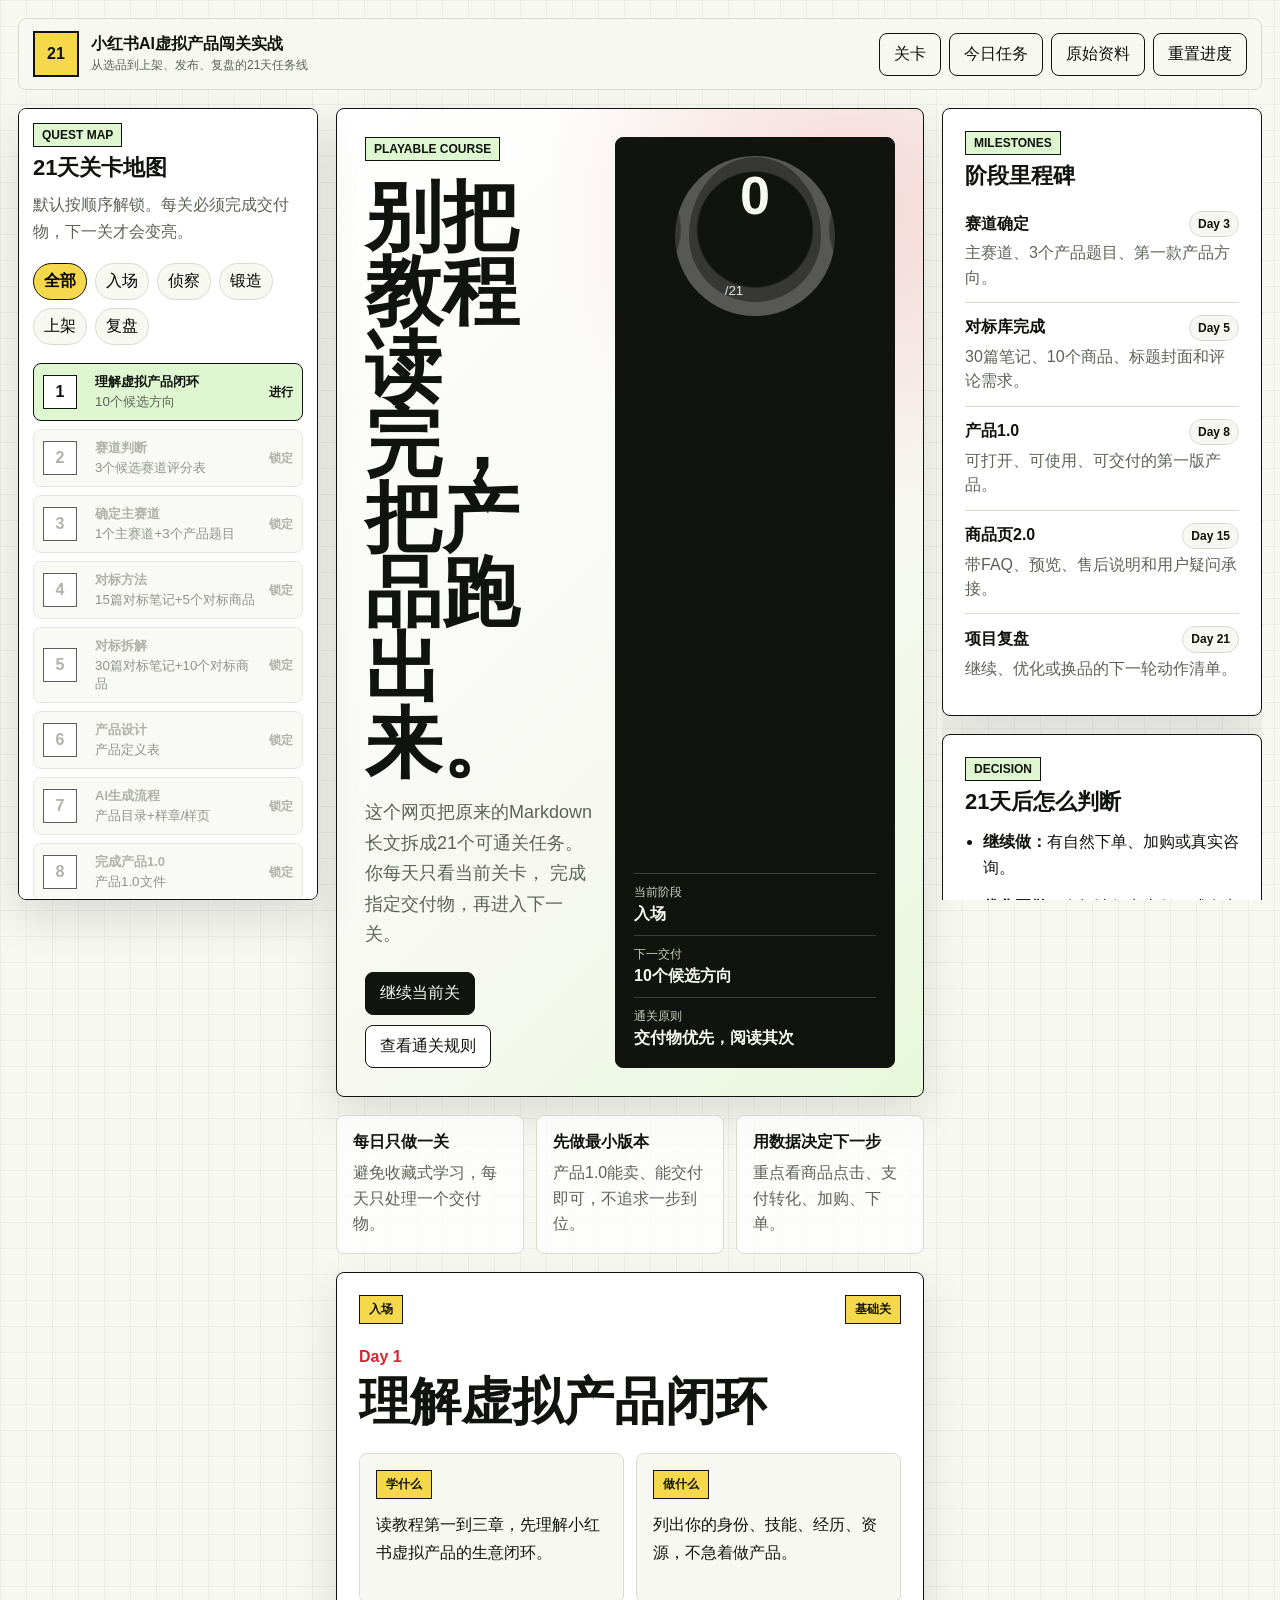
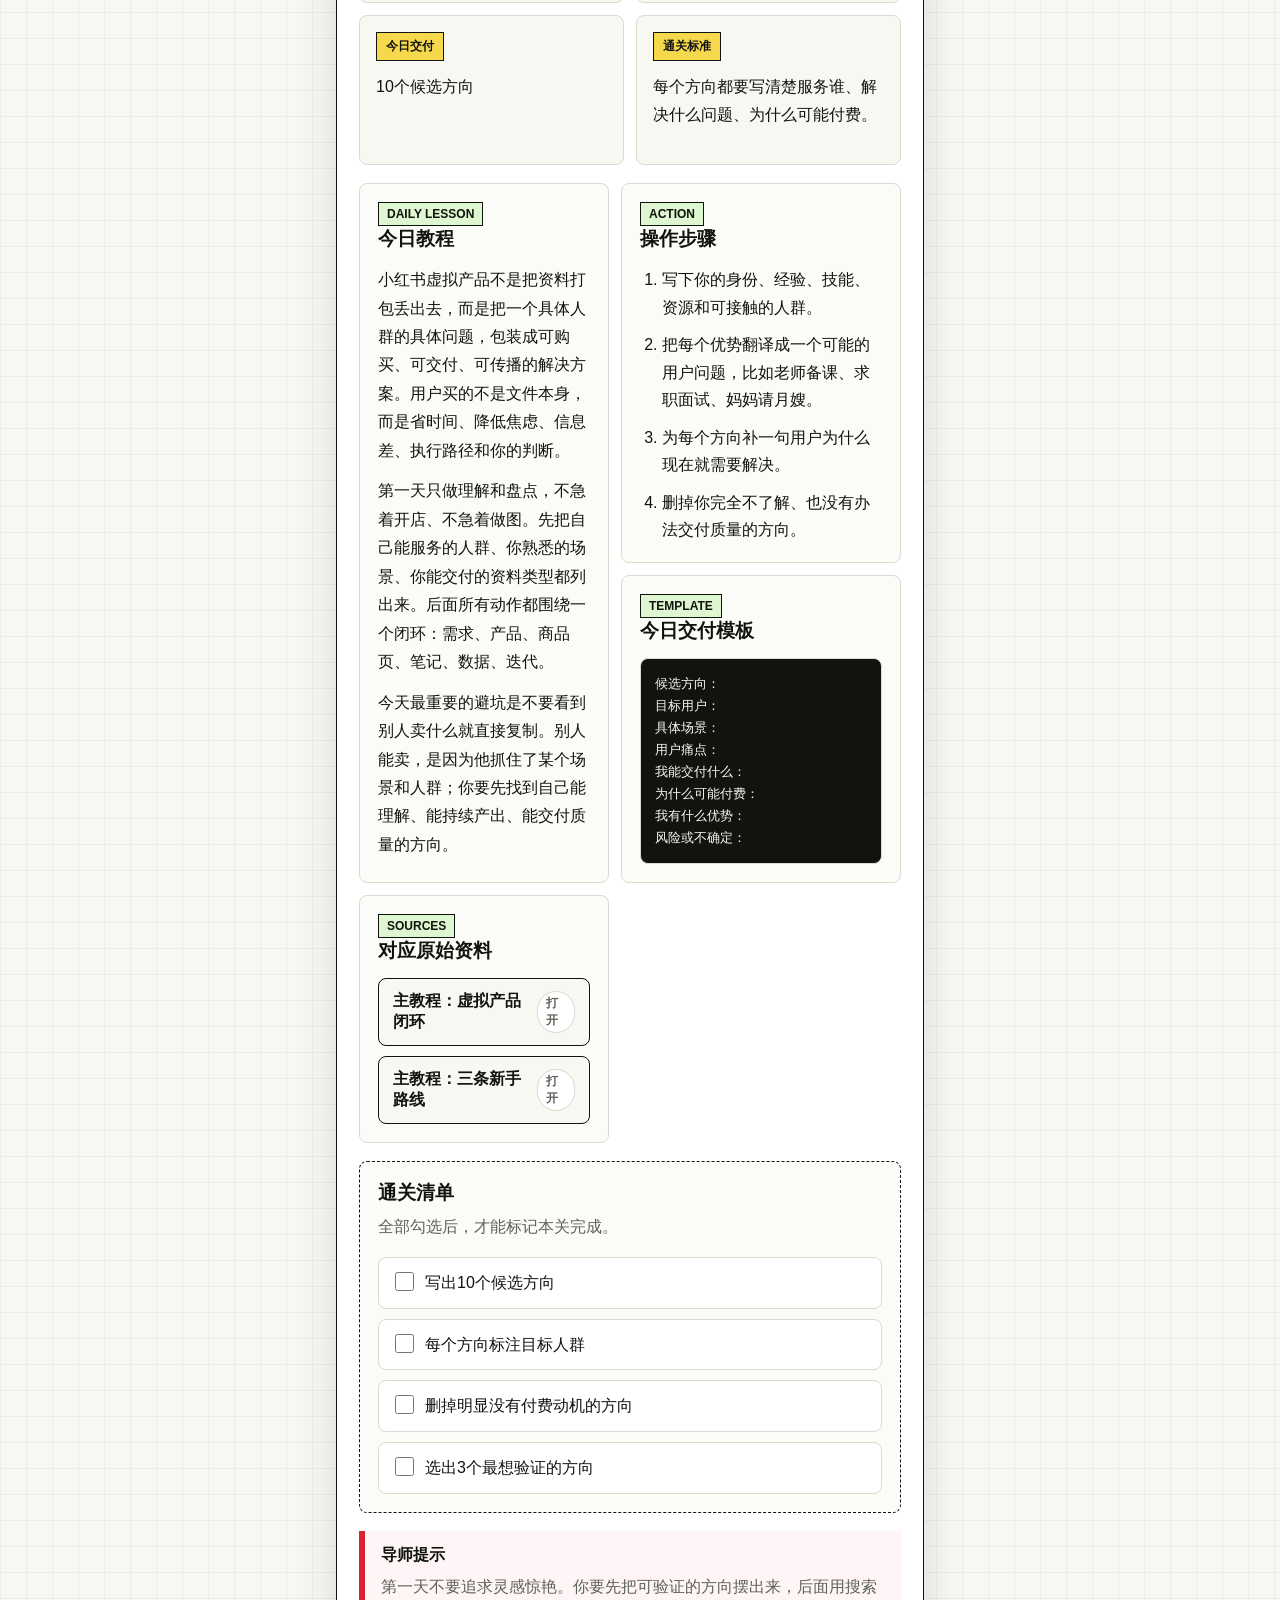
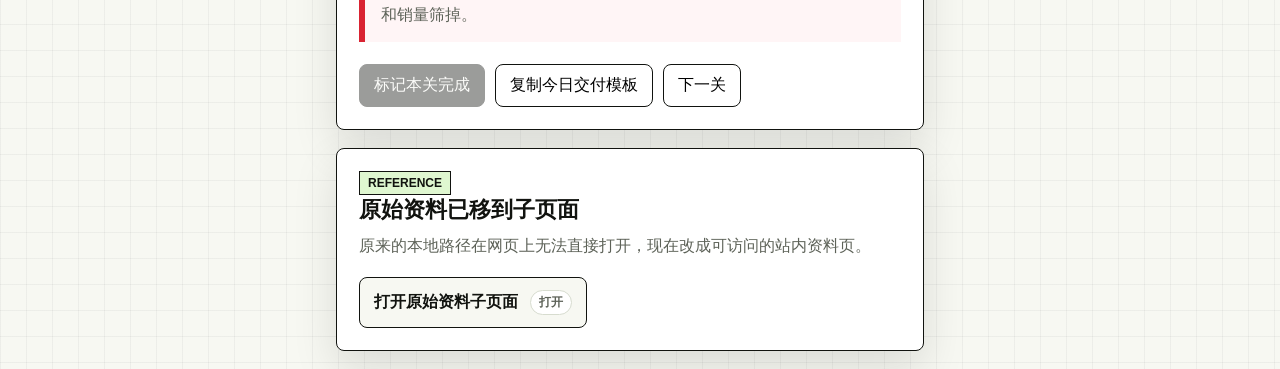
<file: docs/index.html>
<!doctype html>
<html lang="zh-CN">
  <head>
    <meta charset="utf-8" />
    <meta name="viewport" content="width=device-width, initial-scale=1" />
    <title>小红书AI虚拟产品21天闯关实战</title>
    <meta
      name="description"
      content="把小红书AI虚拟产品21天教程改造成手机和电脑友好的闯关式实战网页。"
    />
    <link rel="stylesheet" href="assets/quest.css?v=20260709-lessons" />
  </head>
  <body>
    <div class="site-shell">
      <header class="topbar" id="top">
        <a class="brand" href="#top" aria-label="返回顶部">
          <span class="brand-mark">21</span>
          <span>
            <strong>小红书AI虚拟产品闯关实战</strong>
            <small>从选品到上架、发布、复盘的21天任务线</small>
          </span>
        </a>
        <nav class="top-actions" aria-label="页面导航">
          <a href="#map">关卡</a>
          <a href="#current">今日任务</a>
          <a href="materials.html">原始资料</a>
          <button class="ghost-button" id="resetProgress" type="button">重置进度</button>
        </nav>
      </header>

      <main class="page-grid">
        <aside class="mission-map" id="map" aria-label="21天关卡地图">
          <div class="map-heading">
            <span class="eyebrow">Quest Map</span>
            <h2>21天关卡地图</h2>
            <p>默认按顺序解锁。每关必须完成交付物，下一关才会变亮。</p>
          </div>
          <div class="stage-tabs" id="stageTabs" role="tablist" aria-label="阶段筛选"></div>
          <div class="level-list" id="levelList"></div>
        </aside>

        <section class="main-column">
          <section class="hero-panel" aria-labelledby="heroTitle">
            <div class="hero-copy">
              <span class="eyebrow">Playable Course</span>
              <h1 id="heroTitle">别把教程读完，把产品跑出来。</h1>
              <p>
                这个网页把原来的Markdown长文拆成21个可通关任务。你每天只看当前关卡，
                完成指定交付物，再进入下一关。
              </p>
              <div class="hero-actions">
                <button class="primary-button" id="continueButton" type="button">继续当前关</button>
                <a class="secondary-button" href="#rules">查看通关规则</a>
              </div>
            </div>
            <div class="scoreboard" aria-label="学习进度">
              <div class="progress-ring" id="progressRing">
                <span id="progressNumber">0</span>
                <small>/21</small>
              </div>
              <dl>
                <div>
                  <dt>当前阶段</dt>
                  <dd id="currentStage">入场</dd>
                </div>
                <div>
                  <dt>下一交付</dt>
                  <dd id="nextDeliverable">10个候选方向</dd>
                </div>
                <div>
                  <dt>通关原则</dt>
                  <dd>交付物优先，阅读其次</dd>
                </div>
              </dl>
            </div>
          </section>

          <section class="rules-strip" id="rules" aria-label="通关规则">
            <article>
              <strong>每日只做一关</strong>
              <span>避免收藏式学习，每天只处理一个交付物。</span>
            </article>
            <article>
              <strong>先做最小版本</strong>
              <span>产品1.0能卖、能交付即可，不追求一步到位。</span>
            </article>
            <article>
              <strong>用数据决定下一步</strong>
              <span>重点看商品点击、支付转化、加购、下单。</span>
            </article>
          </section>

          <section class="level-panel" id="current" aria-live="polite">
            <div class="level-kicker">
              <span id="levelStage">入场</span>
              <span id="levelDifficulty">基础关</span>
            </div>
            <div class="level-title-row">
              <div>
                <p class="level-number" id="levelNumber">Day 1</p>
                <h2 id="levelTitle">理解虚拟产品闭环</h2>
              </div>
              <span class="boss-badge" id="bossBadge" hidden>Boss关</span>
            </div>

            <div class="task-grid">
              <article>
                <span class="task-label">学什么</span>
                <p id="levelLearn"></p>
              </article>
              <article>
                <span class="task-label">做什么</span>
                <p id="levelDo"></p>
              </article>
              <article>
                <span class="task-label">今日交付</span>
                <p id="levelDeliverable"></p>
              </article>
              <article>
                <span class="task-label">通关标准</span>
                <p id="levelPass"></p>
              </article>
            </div>

            <div class="lesson-stack">
              <article class="lesson-card lesson-card-wide">
                <div class="panel-heading">
                  <span class="eyebrow">Daily Lesson</span>
                  <h3>今日教程</h3>
                </div>
                <div class="lesson-body" id="lessonBody"></div>
              </article>
              <article class="lesson-card">
                <div class="panel-heading">
                  <span class="eyebrow">Action</span>
                  <h3>操作步骤</h3>
                </div>
                <ol class="step-list" id="lessonSteps"></ol>
              </article>
              <article class="lesson-card template-card">
                <div class="panel-heading">
                  <span class="eyebrow">Template</span>
                  <h3>今日交付模板</h3>
                </div>
                <pre id="lessonTemplate"></pre>
              </article>
              <article class="lesson-card source-card">
                <div class="panel-heading">
                  <span class="eyebrow">Sources</span>
                  <h3>对应原始资料</h3>
                </div>
                <div class="source-links" id="levelSources"></div>
              </article>
            </div>

            <div class="check-panel">
              <div class="panel-heading">
                <h3>通关清单</h3>
                <p>全部勾选后，才能标记本关完成。</p>
              </div>
              <div class="checklist" id="checklist"></div>
            </div>

            <div class="mentor-note">
              <strong>导师提示</strong>
              <p id="mentorTip"></p>
            </div>

            <div class="level-actions">
              <button class="primary-button" id="completeButton" type="button">标记本关完成</button>
              <button class="secondary-button" id="copyTemplate" type="button">复制今日交付模板</button>
              <button class="ghost-button" id="nextButton" type="button">下一关</button>
            </div>
          </section>

          <section class="archive-panel" id="archive">
            <div class="panel-heading">
              <span class="eyebrow">Reference</span>
              <h2>原始资料已移到子页面</h2>
              <p>原来的本地路径在网页上无法直接打开，现在改成可访问的站内资料页。</p>
            </div>
            <a class="material-cta" href="materials.html">打开原始资料子页面</a>
          </section>
        </section>

        <aside class="right-rail" aria-label="执行看板">
          <section class="rail-block">
            <span class="eyebrow">Milestones</span>
            <h2>阶段里程碑</h2>
            <div id="milestones"></div>
          </section>
          <section class="rail-block">
            <span class="eyebrow">Decision</span>
            <h2>21天后怎么判断</h2>
            <ul class="decision-list">
              <li><strong>继续做：</strong>有自然下单、加购或真实咨询。</li>
              <li><strong>优化再做：</strong>有阅读但点击低，或有点击但转化低。</li>
              <li><strong>考虑换品：</strong>30篇仍没有有效商品访问，且同行也没销量。</li>
            </ul>
          </section>
        </aside>
      </main>
    </div>

    <nav class="mobile-nav" aria-label="手机底部导航">
      <a href="#map">关卡</a>
      <a href="#current">任务</a>
      <a href="materials.html">资料</a>
      <a href="#top">顶部</a>
    </nav>

    <script src="assets/quest.js?v=20260709-lessons" defer></script>
  </body>
</html>
</file>
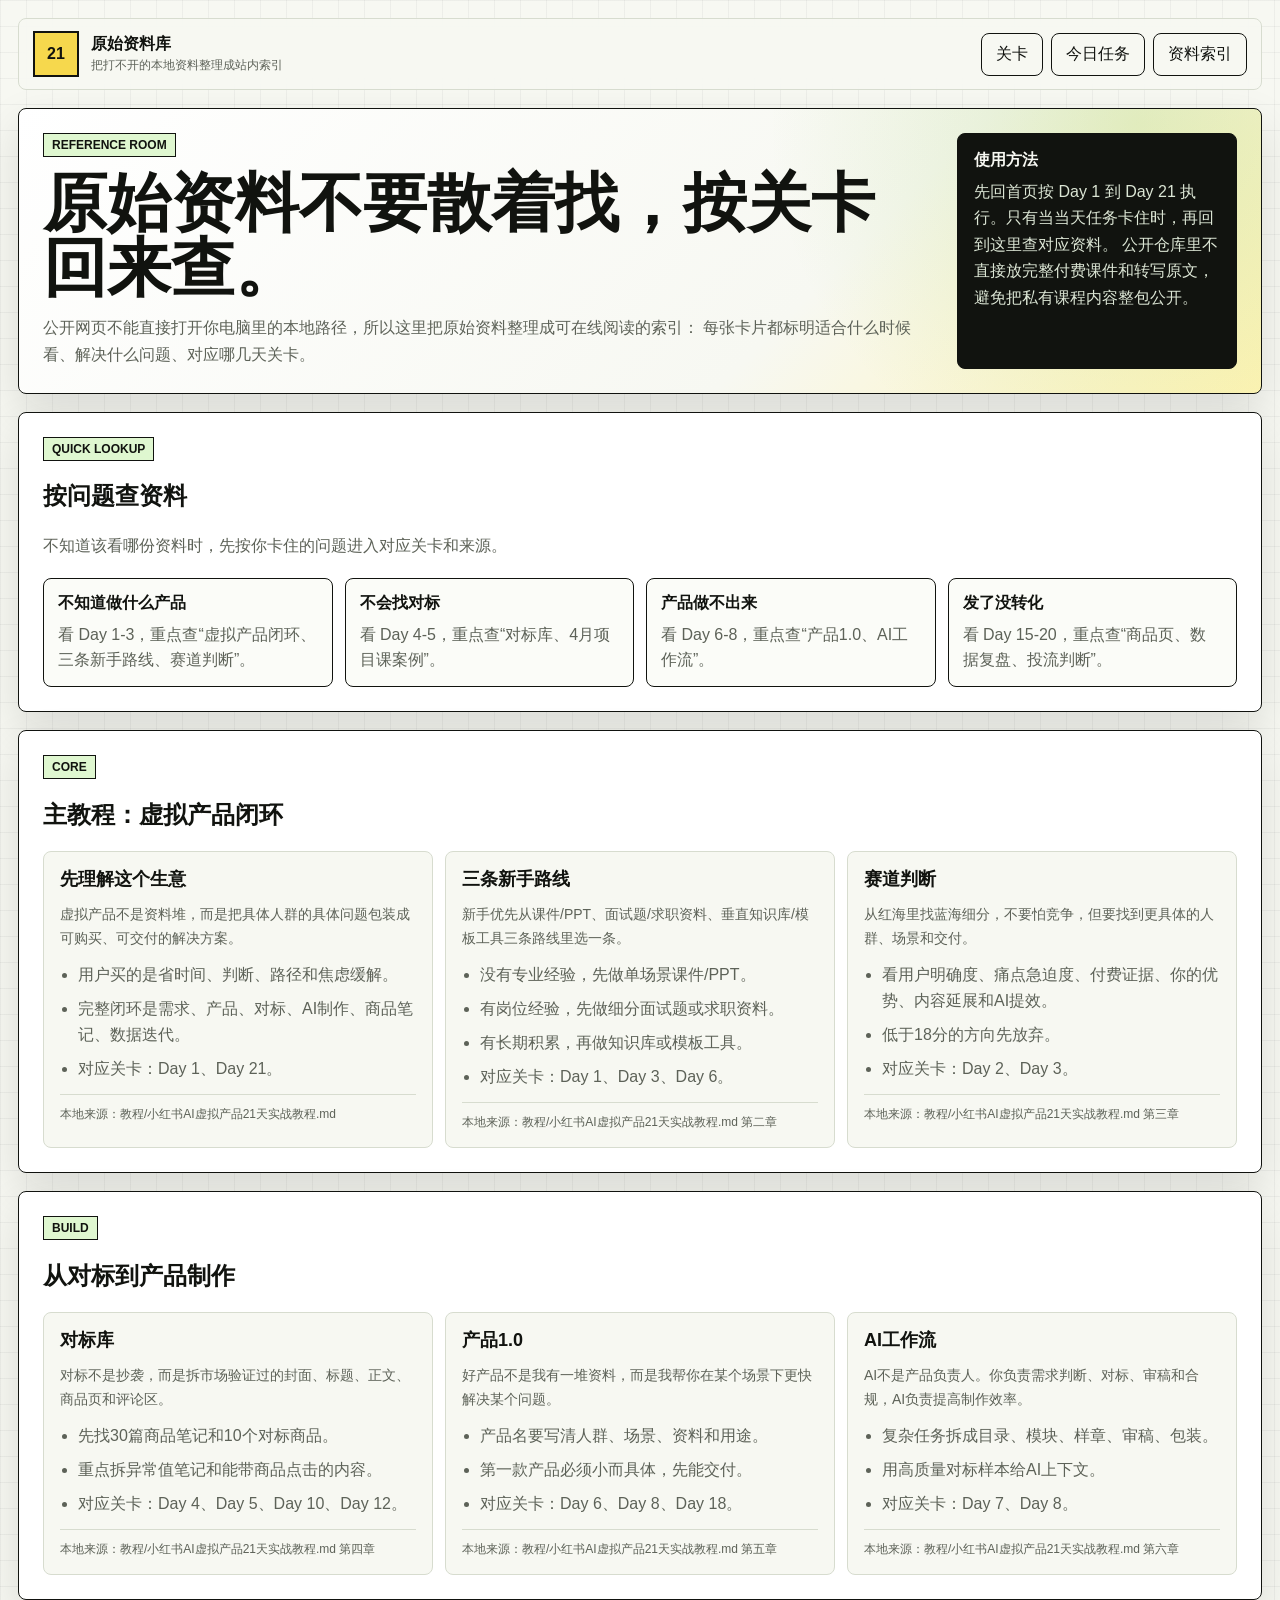
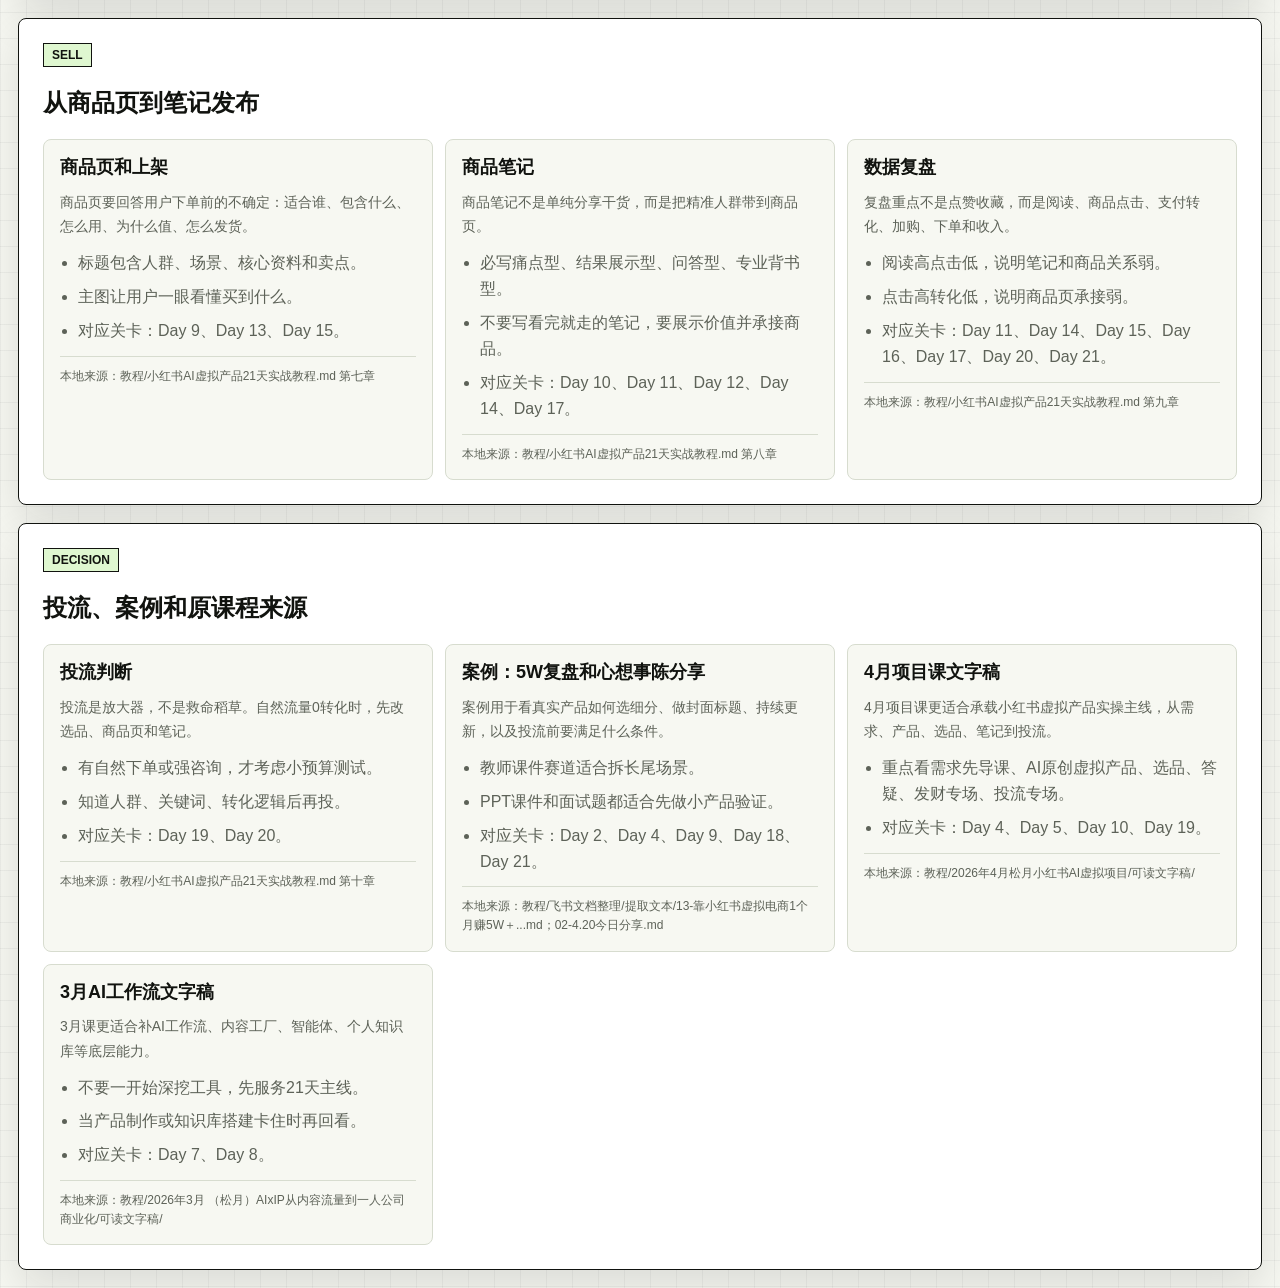
<file: docs/materials.html>
<!doctype html>
<html lang="zh-CN">
  <head>
    <meta charset="utf-8" />
    <meta name="viewport" content="width=device-width, initial-scale=1" />
    <title>原始资料库 | 小红书AI虚拟产品21天闯关实战</title>
    <meta
      name="description"
      content="小红书AI虚拟产品21天闯关实战的原始资料索引、核心内容和对应学习关卡。"
    />
    <link rel="stylesheet" href="assets/quest.css?v=20260709-lessons" />
  </head>
  <body>
    <div class="site-shell">
      <header class="topbar" id="top">
        <a class="brand" href="index.html" aria-label="返回课程首页">
          <span class="brand-mark">21</span>
          <span>
            <strong>原始资料库</strong>
            <small>把打不开的本地资料整理成站内索引</small>
          </span>
        </a>
        <nav class="top-actions" aria-label="页面导航">
          <a href="index.html#map">关卡</a>
          <a href="index.html#current">今日任务</a>
          <a href="#source-core">资料索引</a>
        </nav>
      </header>

      <main class="materials-page">
        <section class="materials-hero">
          <div>
            <span class="eyebrow">Reference Room</span>
            <h1>原始资料不要散着找，按关卡回来查。</h1>
            <p>
              公开网页不能直接打开你电脑里的本地路径，所以这里把原始资料整理成可在线阅读的索引：
              每张卡片都标明适合什么时候看、解决什么问题、对应哪几天关卡。
            </p>
          </div>
          <aside class="materials-note">
            <strong>使用方法</strong>
            <span>
              先回首页按 Day 1 到 Day 21 执行。只有当当天任务卡住时，再回到这里查对应资料。
              公开仓库里不直接放完整付费课件和转写原文，避免把私有课程内容整包公开。
            </span>
          </aside>
        </section>

        <section class="material-section">
          <span class="eyebrow">Quick Lookup</span>
          <h2>按问题查资料</h2>
          <p>不知道该看哪份资料时，先按你卡住的问题进入对应关卡和来源。</p>
          <div class="lookup-grid">
            <a class="lookup-card" href="index.html#current">
              <strong>不知道做什么产品</strong>
              <span>看 Day 1-3，重点查“虚拟产品闭环、三条新手路线、赛道判断”。</span>
            </a>
            <a class="lookup-card" href="index.html#current">
              <strong>不会找对标</strong>
              <span>看 Day 4-5，重点查“对标库、4月项目课案例”。</span>
            </a>
            <a class="lookup-card" href="index.html#current">
              <strong>产品做不出来</strong>
              <span>看 Day 6-8，重点查“产品1.0、AI工作流”。</span>
            </a>
            <a class="lookup-card" href="index.html#current">
              <strong>发了没转化</strong>
              <span>看 Day 15-20，重点查“商品页、数据复盘、投流判断”。</span>
            </a>
          </div>
        </section>

        <section class="material-section" id="source-core">
          <span class="eyebrow">Core</span>
          <h2>主教程：虚拟产品闭环</h2>
          <div class="material-grid">
            <article class="material-card">
              <h3>先理解这个生意</h3>
              <p>虚拟产品不是资料堆，而是把具体人群的具体问题包装成可购买、可交付的解决方案。</p>
              <ul>
                <li>用户买的是省时间、判断、路径和焦虑缓解。</li>
                <li>完整闭环是需求、产品、对标、AI制作、商品笔记、数据迭代。</li>
                <li>对应关卡：Day 1、Day 21。</li>
              </ul>
              <span class="material-path">本地来源：教程/小红书AI虚拟产品21天实战教程.md</span>
            </article>
            <article class="material-card" id="source-routes">
              <h3>三条新手路线</h3>
              <p>新手优先从课件/PPT、面试题/求职资料、垂直知识库/模板工具三条路线里选一条。</p>
              <ul>
                <li>没有专业经验，先做单场景课件/PPT。</li>
                <li>有岗位经验，先做细分面试题或求职资料。</li>
                <li>有长期积累，再做知识库或模板工具。</li>
                <li>对应关卡：Day 1、Day 3、Day 6。</li>
              </ul>
              <span class="material-path">本地来源：教程/小红书AI虚拟产品21天实战教程.md 第二章</span>
            </article>
            <article class="material-card" id="source-lane">
              <h3>赛道判断</h3>
              <p>从红海里找蓝海细分，不要怕竞争，但要找到更具体的人群、场景和交付。</p>
              <ul>
                <li>看用户明确度、痛点急迫度、付费证据、你的优势、内容延展和AI提效。</li>
                <li>低于18分的方向先放弃。</li>
                <li>对应关卡：Day 2、Day 3。</li>
              </ul>
              <span class="material-path">本地来源：教程/小红书AI虚拟产品21天实战教程.md 第三章</span>
            </article>
          </div>
        </section>

        <section class="material-section">
          <span class="eyebrow">Build</span>
          <h2>从对标到产品制作</h2>
          <div class="material-grid">
            <article class="material-card" id="source-benchmark">
              <h3>对标库</h3>
              <p>对标不是抄袭，而是拆市场验证过的封面、标题、正文、商品页和评论区。</p>
              <ul>
                <li>先找30篇商品笔记和10个对标商品。</li>
                <li>重点拆异常值笔记和能带商品点击的内容。</li>
                <li>对应关卡：Day 4、Day 5、Day 10、Day 12。</li>
              </ul>
              <span class="material-path">本地来源：教程/小红书AI虚拟产品21天实战教程.md 第四章</span>
            </article>
            <article class="material-card" id="source-product">
              <h3>产品1.0</h3>
              <p>好产品不是我有一堆资料，而是我帮你在某个场景下更快解决某个问题。</p>
              <ul>
                <li>产品名要写清人群、场景、资料和用途。</li>
                <li>第一款产品必须小而具体，先能交付。</li>
                <li>对应关卡：Day 6、Day 8、Day 18。</li>
              </ul>
              <span class="material-path">本地来源：教程/小红书AI虚拟产品21天实战教程.md 第五章</span>
            </article>
            <article class="material-card" id="source-ai">
              <h3>AI工作流</h3>
              <p>AI不是产品负责人。你负责需求判断、对标、审稿和合规，AI负责提高制作效率。</p>
              <ul>
                <li>复杂任务拆成目录、模块、样章、审稿、包装。</li>
                <li>用高质量对标样本给AI上下文。</li>
                <li>对应关卡：Day 7、Day 8。</li>
              </ul>
              <span class="material-path">本地来源：教程/小红书AI虚拟产品21天实战教程.md 第六章</span>
            </article>
          </div>
        </section>

        <section class="material-section">
          <span class="eyebrow">Sell</span>
          <h2>从商品页到笔记发布</h2>
          <div class="material-grid">
            <article class="material-card" id="source-listing">
              <h3>商品页和上架</h3>
              <p>商品页要回答用户下单前的不确定：适合谁、包含什么、怎么用、为什么值、怎么发货。</p>
              <ul>
                <li>标题包含人群、场景、核心资料和卖点。</li>
                <li>主图让用户一眼看懂买到什么。</li>
                <li>对应关卡：Day 9、Day 13、Day 15。</li>
              </ul>
              <span class="material-path">本地来源：教程/小红书AI虚拟产品21天实战教程.md 第七章</span>
            </article>
            <article class="material-card" id="source-notes">
              <h3>商品笔记</h3>
              <p>商品笔记不是单纯分享干货，而是把精准人群带到商品页。</p>
              <ul>
                <li>必写痛点型、结果展示型、问答型、专业背书型。</li>
                <li>不要写看完就走的笔记，要展示价值并承接商品。</li>
                <li>对应关卡：Day 10、Day 11、Day 12、Day 14、Day 17。</li>
              </ul>
              <span class="material-path">本地来源：教程/小红书AI虚拟产品21天实战教程.md 第八章</span>
            </article>
            <article class="material-card" id="source-review">
              <h3>数据复盘</h3>
              <p>复盘重点不是点赞收藏，而是阅读、商品点击、支付转化、加购、下单和收入。</p>
              <ul>
                <li>阅读高点击低，说明笔记和商品关系弱。</li>
                <li>点击高转化低，说明商品页承接弱。</li>
                <li>对应关卡：Day 11、Day 14、Day 15、Day 16、Day 17、Day 20、Day 21。</li>
              </ul>
              <span class="material-path">本地来源：教程/小红书AI虚拟产品21天实战教程.md 第九章</span>
            </article>
          </div>
        </section>

        <section class="material-section">
          <span class="eyebrow">Decision</span>
          <h2>投流、案例和原课程来源</h2>
          <div class="material-grid">
            <article class="material-card" id="source-ads">
              <h3>投流判断</h3>
              <p>投流是放大器，不是救命稻草。自然流量0转化时，先改选品、商品页和笔记。</p>
              <ul>
                <li>有自然下单或强咨询，才考虑小预算测试。</li>
                <li>知道人群、关键词、转化逻辑后再投。</li>
                <li>对应关卡：Day 19、Day 20。</li>
              </ul>
              <span class="material-path">本地来源：教程/小红书AI虚拟产品21天实战教程.md 第十章</span>
            </article>
            <article class="material-card" id="source-cases">
              <h3>案例：5W复盘和心想事陈分享</h3>
              <p>案例用于看真实产品如何选细分、做封面标题、持续更新，以及投流前要满足什么条件。</p>
              <ul>
                <li>教师课件赛道适合拆长尾场景。</li>
                <li>PPT课件和面试题都适合先做小产品验证。</li>
                <li>对应关卡：Day 2、Day 4、Day 9、Day 18、Day 21。</li>
              </ul>
              <span class="material-path">本地来源：教程/飞书文档整理/提取文本/13-靠小红书虚拟电商1个月赚5W＋...md；02-4.20今日分享.md</span>
            </article>
            <article class="material-card" id="source-april">
              <h3>4月项目课文字稿</h3>
              <p>4月项目课更适合承载小红书虚拟产品实操主线，从需求、产品、选品、笔记到投流。</p>
              <ul>
                <li>重点看需求先导课、AI原创虚拟产品、选品、答疑、发财专场、投流专场。</li>
                <li>对应关卡：Day 4、Day 5、Day 10、Day 19。</li>
              </ul>
              <span class="material-path">本地来源：教程/2026年4月松月小红书AI虚拟项目/可读文字稿/</span>
            </article>
            <article class="material-card" id="source-march">
              <h3>3月AI工作流文字稿</h3>
              <p>3月课更适合补AI工作流、内容工厂、智能体、个人知识库等底层能力。</p>
              <ul>
                <li>不要一开始深挖工具，先服务21天主线。</li>
                <li>当产品制作或知识库搭建卡住时再回看。</li>
                <li>对应关卡：Day 7、Day 8。</li>
              </ul>
              <span class="material-path">本地来源：教程/2026年3月 （松月）AIxIP从内容流量到一人公司商业化/可读文字稿/</span>
            </article>
          </div>
        </section>
      </main>
    </div>

    <nav class="mobile-nav" aria-label="手机底部导航">
      <a href="index.html#map">关卡</a>
      <a href="index.html#current">任务</a>
      <a href="#source-core">资料</a>
      <a href="#top">顶部</a>
    </nav>
  </body>
</html>
</file>
<file: docs/assets/quest.css>
:root {
  --ink: #11130f;
  --muted: #5d6258;
  --paper: #f7f8f2;
  --panel: #ffffff;
  --line: #d7dccf;
  --red: #d92332;
  --green: #80bf2f;
  --mint: #dff7d0;
  --yellow: #f6d84d;
  --shadow: 0 18px 45px rgba(17, 19, 15, 0.12);
  --radius: 8px;
}

* {
  box-sizing: border-box;
}

[hidden] {
  display: none !important;
}

html {
  scroll-behavior: smooth;
}

body {
  margin: 0;
  min-height: 100vh;
  color: var(--ink);
  background:
    linear-gradient(rgba(17, 19, 15, 0.045) 1px, transparent 1px),
    linear-gradient(90deg, rgba(17, 19, 15, 0.045) 1px, transparent 1px),
    var(--paper);
  background-size: 26px 26px;
  font-family: "Microsoft YaHei", "PingFang SC", "Noto Sans CJK SC", sans-serif;
}

a {
  color: inherit;
  text-decoration: none;
}

button {
  font: inherit;
}

.site-shell {
  width: min(1500px, 100%);
  margin: 0 auto;
  padding: 18px;
}

.topbar {
  position: sticky;
  top: 0;
  z-index: 20;
  display: flex;
  align-items: center;
  justify-content: space-between;
  gap: 16px;
  padding: 12px 14px;
  border: 1px solid var(--line);
  border-radius: var(--radius);
  background: rgba(247, 248, 242, 0.92);
  backdrop-filter: blur(18px);
}

.brand {
  display: inline-flex;
  align-items: center;
  gap: 12px;
  min-width: 0;
}

.brand-mark {
  display: grid;
  width: 46px;
  height: 46px;
  place-items: center;
  border: 2px solid var(--ink);
  background: var(--yellow);
  font-weight: 900;
}

.brand strong,
.brand small {
  display: block;
}

.brand strong {
  font-size: 16px;
}

.brand small {
  margin-top: 2px;
  color: var(--muted);
  font-size: 12px;
}

.top-actions {
  display: flex;
  align-items: center;
  gap: 8px;
  white-space: nowrap;
}

.top-actions a,
.ghost-button,
.secondary-button,
.primary-button {
  min-height: 42px;
  border-radius: var(--radius);
  border: 1px solid var(--ink);
  padding: 10px 14px;
  cursor: pointer;
  transition:
    transform 160ms ease,
    box-shadow 160ms ease,
    background 160ms ease;
}

.top-actions a,
.ghost-button {
  background: transparent;
}

.secondary-button {
  display: inline-flex;
  align-items: center;
  justify-content: center;
  background: var(--panel);
}

.primary-button {
  display: inline-flex;
  align-items: center;
  justify-content: center;
  background: var(--ink);
  color: var(--paper);
}

.primary-button:disabled {
  cursor: not-allowed;
  opacity: 0.42;
}

.top-actions a:hover,
.ghost-button:hover,
.secondary-button:hover,
.primary-button:hover:not(:disabled) {
  transform: translateY(-1px);
  box-shadow: 5px 5px 0 var(--ink);
}

.page-grid {
  display: grid;
  grid-template-columns: 300px minmax(0, 1fr) 320px;
  gap: 18px;
  margin-top: 18px;
  align-items: start;
}

.mission-map,
.right-rail {
  position: sticky;
  top: 90px;
  max-height: calc(100vh - 108px);
  overflow: auto;
}

.mission-map,
.hero-panel,
.level-panel,
.archive-panel,
.rail-block {
  border: 1px solid var(--ink);
  border-radius: var(--radius);
  background: var(--panel);
  box-shadow: var(--shadow);
}

.mission-map {
  padding: 14px;
}

.map-heading h2,
.rail-block h2,
.archive-panel h2 {
  margin: 6px 0 8px;
  font-size: 22px;
}

.map-heading p,
.archive-panel p,
.panel-heading p,
.hero-copy p {
  margin: 0;
  color: var(--muted);
  line-height: 1.7;
}

.eyebrow {
  display: inline-flex;
  width: fit-content;
  border: 1px solid var(--ink);
  padding: 4px 8px;
  background: var(--mint);
  color: var(--ink);
  font-size: 12px;
  font-weight: 800;
  text-transform: uppercase;
}

.stage-tabs {
  display: flex;
  flex-wrap: wrap;
  gap: 8px;
  margin: 18px 0;
}

.stage-tabs button {
  border: 1px solid var(--line);
  border-radius: 999px;
  background: var(--paper);
  padding: 7px 10px;
  cursor: pointer;
}

.stage-tabs button.active {
  border-color: var(--ink);
  background: var(--yellow);
  font-weight: 800;
}

.level-list {
  display: grid;
  gap: 8px;
}

.level-item {
  display: grid;
  grid-template-columns: 42px 1fr auto;
  align-items: center;
  gap: 10px;
  width: 100%;
  border: 1px solid var(--line);
  border-radius: var(--radius);
  background: var(--paper);
  padding: 9px;
  color: var(--ink);
  text-align: left;
  cursor: pointer;
}

.level-item.active {
  border-color: var(--ink);
  background: var(--mint);
}

.level-item.done {
  background: #eef9e7;
}

.level-item.locked {
  color: #8b8f84;
  cursor: not-allowed;
  opacity: 0.68;
}

.level-item .day {
  display: grid;
  width: 34px;
  height: 34px;
  place-items: center;
  border: 1px solid var(--ink);
  background: var(--panel);
  font-weight: 900;
}

.level-item strong {
  display: block;
  font-size: 13px;
}

.level-item small {
  display: block;
  margin-top: 2px;
  color: var(--muted);
  line-height: 1.35;
}

.level-item .state {
  font-size: 12px;
  font-weight: 800;
}

.main-column {
  display: grid;
  gap: 18px;
}

.hero-panel {
  display: grid;
  grid-template-columns: minmax(0, 1fr) 280px;
  gap: 22px;
  min-height: 360px;
  padding: 28px;
  overflow: hidden;
  background:
    radial-gradient(circle at 88% 10%, rgba(217, 35, 50, 0.16), transparent 30%),
    linear-gradient(135deg, #ffffff 0%, #f7f8f2 62%, #e8f8db 100%);
}

.hero-copy {
  display: flex;
  flex-direction: column;
  justify-content: center;
}

.hero-copy h1 {
  max-width: 760px;
  margin: 18px 0 16px;
  font-size: clamp(38px, 6vw, 78px);
  line-height: 0.98;
}

.hero-copy p {
  max-width: 680px;
  font-size: 18px;
}

.hero-actions,
.level-actions {
  display: flex;
  flex-wrap: wrap;
  gap: 10px;
  margin-top: 22px;
}

.scoreboard {
  align-self: stretch;
  display: flex;
  flex-direction: column;
  justify-content: space-between;
  gap: 16px;
  border: 1px solid var(--ink);
  border-radius: var(--radius);
  padding: 18px;
  background: var(--ink);
  color: var(--paper);
}

.progress-ring {
  display: grid;
  width: 160px;
  height: 160px;
  place-items: center;
  margin: 0 auto;
  border: 14px solid rgba(255, 255, 255, 0.16);
  border-radius: 50%;
  background:
    radial-gradient(circle, var(--ink) 58%, transparent 60%),
    conic-gradient(var(--green) var(--progress, 0%), rgba(255, 255, 255, 0.16) 0);
}

.progress-ring span {
  font-size: 54px;
  font-weight: 900;
  line-height: 0.9;
}

.progress-ring small {
  margin-top: 54px;
  margin-left: -42px;
  color: #dce6d5;
}

.scoreboard dl {
  display: grid;
  gap: 10px;
  margin: 0;
}

.scoreboard div {
  border-top: 1px solid rgba(255, 255, 255, 0.18);
  padding-top: 10px;
}

.scoreboard dt {
  color: #c7d3c1;
  font-size: 12px;
}

.scoreboard dd {
  margin: 3px 0 0;
  font-weight: 800;
}

.rules-strip {
  display: grid;
  grid-template-columns: repeat(3, 1fr);
  gap: 12px;
}

.rules-strip article {
  border: 1px solid var(--line);
  border-radius: var(--radius);
  background: rgba(255, 255, 255, 0.74);
  padding: 16px;
}

.rules-strip strong,
.rules-strip span {
  display: block;
}

.rules-strip span {
  margin-top: 7px;
  color: var(--muted);
  line-height: 1.6;
}

.level-panel,
.archive-panel,
.rail-block {
  padding: 22px;
}

.level-kicker,
.level-title-row {
  display: flex;
  align-items: center;
  justify-content: space-between;
  gap: 14px;
}

.level-kicker span,
.boss-badge,
.task-label {
  display: inline-flex;
  width: fit-content;
  border: 1px solid var(--ink);
  padding: 5px 9px;
  background: var(--yellow);
  font-size: 12px;
  font-weight: 900;
}

.boss-badge {
  background: var(--red);
  color: #fff;
}

.level-number {
  margin: 24px 0 8px;
  color: var(--red);
  font-size: 16px;
  font-weight: 900;
}

.level-title-row h2 {
  margin: 0;
  font-size: clamp(30px, 4vw, 54px);
  line-height: 1.08;
}

.task-grid {
  display: grid;
  grid-template-columns: repeat(2, minmax(0, 1fr));
  gap: 12px;
  margin-top: 24px;
}

.task-grid article {
  min-height: 150px;
  border: 1px solid var(--line);
  border-radius: var(--radius);
  background: var(--paper);
  padding: 16px;
}

.task-grid p {
  margin: 12px 0 0;
  line-height: 1.72;
}

.lesson-stack {
  display: grid;
  grid-template-columns: minmax(0, 1.1fr) minmax(280px, 0.9fr);
  gap: 12px;
  margin-top: 18px;
}

.lesson-card {
  border: 1px solid var(--line);
  border-radius: var(--radius);
  background: #fbfcf8;
  padding: 18px;
}

.lesson-card-wide {
  grid-row: span 2;
}

.lesson-body {
  display: grid;
  gap: 12px;
  margin-top: 14px;
}

.lesson-body p {
  margin: 0;
  color: var(--ink);
  line-height: 1.78;
}

.step-list {
  display: grid;
  gap: 10px;
  margin: 14px 0 0;
  padding-left: 22px;
  line-height: 1.72;
}

.template-card pre {
  margin: 14px 0 0;
  overflow: auto;
  border: 1px solid var(--line);
  border-radius: var(--radius);
  padding: 14px;
  background: var(--ink);
  color: var(--paper);
  font-family: "Microsoft YaHei", "PingFang SC", "Noto Sans CJK SC", sans-serif;
  font-size: 13px;
  line-height: 1.7;
  white-space: pre-wrap;
}

.source-links {
  display: grid;
  gap: 10px;
  margin-top: 14px;
}

.source-links a,
.material-cta {
  display: flex;
  align-items: center;
  justify-content: space-between;
  gap: 12px;
  border: 1px solid var(--ink);
  border-radius: var(--radius);
  padding: 12px 14px;
  background: var(--paper);
  font-weight: 900;
}

.source-links a::after,
.material-cta::after {
  content: "打开";
  border: 1px solid var(--line);
  border-radius: 999px;
  padding: 3px 8px;
  background: var(--panel);
  color: var(--muted);
  font-size: 12px;
  font-weight: 800;
}

.material-cta {
  width: fit-content;
  margin-top: 18px;
}

.check-panel {
  margin-top: 18px;
  border: 1px dashed var(--ink);
  border-radius: var(--radius);
  padding: 18px;
  background: #fbfcf8;
}

.panel-heading h3,
.panel-heading h2 {
  margin: 0 0 7px;
}

.checklist {
  display: grid;
  gap: 10px;
  margin-top: 16px;
}

.checkline {
  display: grid;
  grid-template-columns: 24px 1fr;
  gap: 10px;
  align-items: start;
  border: 1px solid var(--line);
  border-radius: var(--radius);
  padding: 12px;
  background: var(--panel);
  cursor: pointer;
}

.checkline input {
  width: 19px;
  height: 19px;
  margin-top: 2px;
  accent-color: var(--green);
}

.checkline span {
  line-height: 1.62;
}

.mentor-note {
  margin-top: 18px;
  border-left: 6px solid var(--red);
  padding: 14px 16px;
  background: #fff5f6;
}

.mentor-note p {
  margin: 7px 0 0;
  color: var(--muted);
  line-height: 1.72;
}

.archive-grid {
  display: grid;
  grid-template-columns: repeat(3, 1fr);
  gap: 12px;
  margin-top: 18px;
}

.archive-grid article {
  min-height: 128px;
  border: 1px solid var(--ink);
  border-radius: var(--radius);
  padding: 16px;
  background: var(--paper);
  font-weight: 900;
}

.archive-grid article span {
  display: block;
  margin-top: 12px;
  color: var(--muted);
  font-weight: 400;
  line-height: 1.55;
}

.right-rail {
  display: grid;
  gap: 18px;
}

.milestone {
  display: grid;
  gap: 4px;
  border-top: 1px solid var(--line);
  padding: 12px 0;
}

.milestone:first-child {
  border-top: 0;
}

.milestone strong {
  display: flex;
  align-items: center;
  justify-content: space-between;
  gap: 10px;
}

.milestone span {
  color: var(--muted);
  line-height: 1.52;
}

.milestone .pill {
  border: 1px solid var(--line);
  border-radius: 999px;
  padding: 3px 8px;
  background: var(--paper);
  color: var(--ink);
  font-size: 12px;
}

.decision-list {
  display: grid;
  gap: 12px;
  padding-left: 18px;
  margin: 12px 0 0;
  line-height: 1.65;
}

.mobile-nav {
  display: none;
}

.materials-page {
  display: grid;
  gap: 18px;
  margin-top: 18px;
}

.materials-hero,
.material-section {
  border: 1px solid var(--ink);
  border-radius: var(--radius);
  background: var(--panel);
  box-shadow: var(--shadow);
  padding: 24px;
}

.materials-hero {
  display: grid;
  grid-template-columns: minmax(0, 1fr) 280px;
  gap: 22px;
  background:
    radial-gradient(circle at 90% 5%, rgba(128, 191, 47, 0.2), transparent 32%),
    linear-gradient(135deg, #ffffff 0%, #f7f8f2 64%, #fff4b6 100%);
}

.materials-hero h1 {
  margin: 14px 0 12px;
  font-size: clamp(34px, 5vw, 64px);
  line-height: 1.02;
}

.materials-hero p,
.material-section p {
  margin: 0;
  color: var(--muted);
  line-height: 1.72;
}

.materials-note {
  border: 1px solid var(--ink);
  border-radius: var(--radius);
  padding: 16px;
  background: var(--ink);
  color: var(--paper);
}

.materials-note strong,
.materials-note span {
  display: block;
}

.materials-note span {
  margin-top: 8px;
  color: #dce6d5;
  line-height: 1.65;
}

.material-grid {
  display: grid;
  grid-template-columns: repeat(3, minmax(0, 1fr));
  gap: 12px;
  margin-top: 18px;
}

.material-card {
  border: 1px solid var(--line);
  border-radius: var(--radius);
  background: var(--paper);
  padding: 16px;
}

.material-card h3 {
  margin: 0 0 10px;
  font-size: 18px;
  line-height: 1.32;
}

.material-card p {
  font-size: 14px;
}

.material-card ul {
  display: grid;
  gap: 8px;
  margin: 12px 0 0;
  padding-left: 18px;
  color: var(--muted);
  line-height: 1.62;
}

.material-path {
  display: block;
  margin-top: 12px;
  border-top: 1px solid var(--line);
  padding-top: 10px;
  color: var(--muted);
  font-size: 12px;
  line-height: 1.55;
  word-break: break-word;
}

.lookup-grid {
  display: grid;
  grid-template-columns: repeat(4, minmax(0, 1fr));
  gap: 12px;
  margin-top: 18px;
}

.lookup-card {
  border: 1px solid var(--ink);
  border-radius: var(--radius);
  padding: 14px;
  background: #fbfcf8;
}

.lookup-card strong,
.lookup-card span {
  display: block;
}

.lookup-card span {
  margin-top: 8px;
  color: var(--muted);
  line-height: 1.58;
}

@media (max-width: 1180px) {
  .page-grid {
    grid-template-columns: 280px minmax(0, 1fr);
  }

  .right-rail {
    position: static;
    grid-column: 1 / -1;
    max-height: none;
    grid-template-columns: repeat(2, minmax(0, 1fr));
  }
}

@media (max-width: 860px) {
  .site-shell {
    padding: 10px 10px 76px;
  }

  .topbar {
    align-items: flex-start;
  }

  .brand small,
  .top-actions {
    display: none;
  }

  .page-grid,
    .hero-panel,
    .task-grid,
    .lesson-stack,
    .rules-strip,
    .archive-grid,
    .right-rail,
    .materials-hero,
    .material-grid,
    .lookup-grid {
    grid-template-columns: 1fr;
  }

  .mission-map,
  .right-rail {
    position: static;
    max-height: none;
  }

  .mission-map {
    order: 2;
  }

  .hero-panel,
  .level-panel,
  .archive-panel,
  .rail-block,
  .materials-hero,
  .material-section {
    padding: 18px;
  }

  .hero-panel {
    min-height: auto;
  }

  .hero-copy h1 {
    font-size: 44px;
  }

  .hero-copy p {
    font-size: 16px;
  }

  .scoreboard {
    display: grid;
    grid-template-columns: 120px 1fr;
    align-items: center;
  }

  .progress-ring {
    width: 112px;
    height: 112px;
    border-width: 10px;
  }

  .progress-ring span {
    font-size: 38px;
  }

  .progress-ring small {
    margin-top: 40px;
    margin-left: -34px;
  }

  .level-title-row {
    align-items: flex-start;
  }

  .level-actions > * {
    width: 100%;
  }

  .mobile-nav {
    position: fixed;
    right: 10px;
    bottom: 10px;
    left: 10px;
    z-index: 40;
    display: grid;
    grid-template-columns: repeat(4, 1fr);
    gap: 8px;
    border: 1px solid var(--ink);
    border-radius: var(--radius);
    padding: 8px;
    background: rgba(247, 248, 242, 0.95);
    backdrop-filter: blur(16px);
  }

  .mobile-nav a {
    display: grid;
    min-height: 42px;
    place-items: center;
    border: 1px solid var(--line);
    border-radius: var(--radius);
    background: var(--panel);
    font-weight: 800;
  }
}

@media (max-width: 480px) {
  .brand strong {
    font-size: 14px;
  }

  .brand-mark {
    width: 40px;
    height: 40px;
  }

  .hero-copy h1 {
    font-size: 36px;
  }

  .scoreboard {
    grid-template-columns: 1fr;
  }

  .progress-ring {
    margin: 0;
  }
}
</file>
